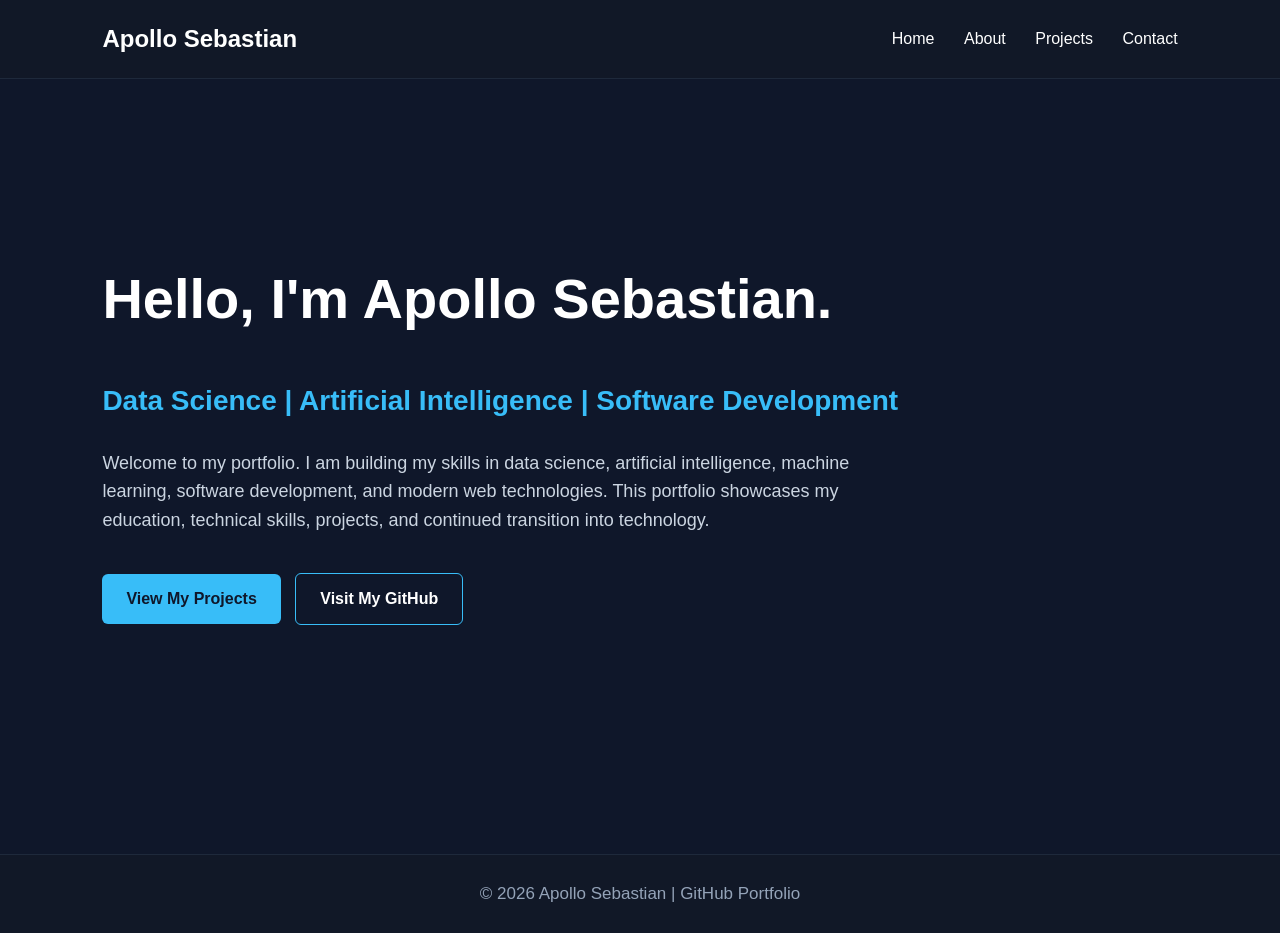
<file: index.html>
<!DOCTYPE html>
<html lang="en">
<head>
  <meta charset="UTF-8">
  <meta name="viewport" content="width=device-width, initial-scale=1.0">
  <title>Apollo Sebastian | Portfolio</title>

  <link rel="stylesheet" href="styles.css">
  <script src="script.js" defer></script>
</head>

  <style>
    * {
      box-sizing: border-box;
      margin: 0;
      padding: 0;
    }

    body {
      font-family: Arial, Helvetica, sans-serif;
      background: #0f172a;
      color: #ffffff;
      line-height: 1.6;
    }

    header {
      background: #111827;
      padding: 20px 8%;
      display: flex;
      justify-content: space-between;
      align-items: center;
    }

    .logo {
      font-size: 24px;
      font-weight: bold;
    }

    nav a {
      color: white;
      text-decoration: none;
      margin-left: 25px;
    }

    nav a:hover {
      color: #38bdf8;
    }

    .hero {
      min-height: 80vh;
      display: flex;
      align-items: center;
      padding: 80px 8%;
    }

    .hero-content {
      max-width: 850px;
    }

    .hero h1 {
      font-size: 56px;
      margin-bottom: 15px;
    }

    .hero h2 {
      font-size: 28px;
      color: #38bdf8;
      margin-bottom: 25px;
    }

    .hero p {
      font-size: 18px;
      color: #cbd5e1;
      max-width: 750px;
      margin-bottom: 30px;
    }

    .button {
      display: inline-block;
      padding: 12px 24px;
      background: #38bdf8;
      color: #0f172a;
      text-decoration: none;
      border-radius: 6px;
      font-weight: bold;
      margin-right: 10px;
    }

    .button-secondary {
      background: transparent;
      color: white;
      border: 1px solid #38bdf8;
    }

    footer {
      text-align: center;
      padding: 25px;
      background: #111827;
      color: #94a3b8;
    }

    @media (max-width: 700px) {
      header {
        flex-direction: column;
      }

      nav {
        margin-top: 15px;
      }

      nav a {
        margin: 0 8px;
      }

      .hero h1 {
        font-size: 40px;
      }
    }
  </style>
</head>

<body>

  <header>
    <div class="logo">Apollo Sebastian</div>

    <nav>
      <a href="index.html">Home</a>
      <a href="about.html">About</a>
      <a href="projects.html">Projects</a>
      <a href="contact.html">Contact</a>
    </nav>
  </header>

  <main>
    <section class="hero">
      <div class="hero-content">

        <h1>Hello, I'm Apollo Sebastian.</h1>

        <h2>
          Data Science | Artificial Intelligence | Software Development
        </h2>

        <p>
          Welcome to my portfolio. I am building my skills in data science,
          artificial intelligence, machine learning, software development,
          and modern web technologies. This portfolio showcases my education,
          technical skills, projects, and continued transition into technology.
        </p>

        <a class="button" href="projects.html">
          View My Projects
        </a>

        <a
          class="button button-secondary"
          href="https://github.com/ASebastianAiX"
          target="_blank"
        >
          Visit My GitHub
        </a>

      </div>
    </section>
  </main>

  <footer>
    <p>&copy; 2026 Apollo Sebastian | GitHub Portfolio</p>
  </footer>

</body>
</html>
</file>
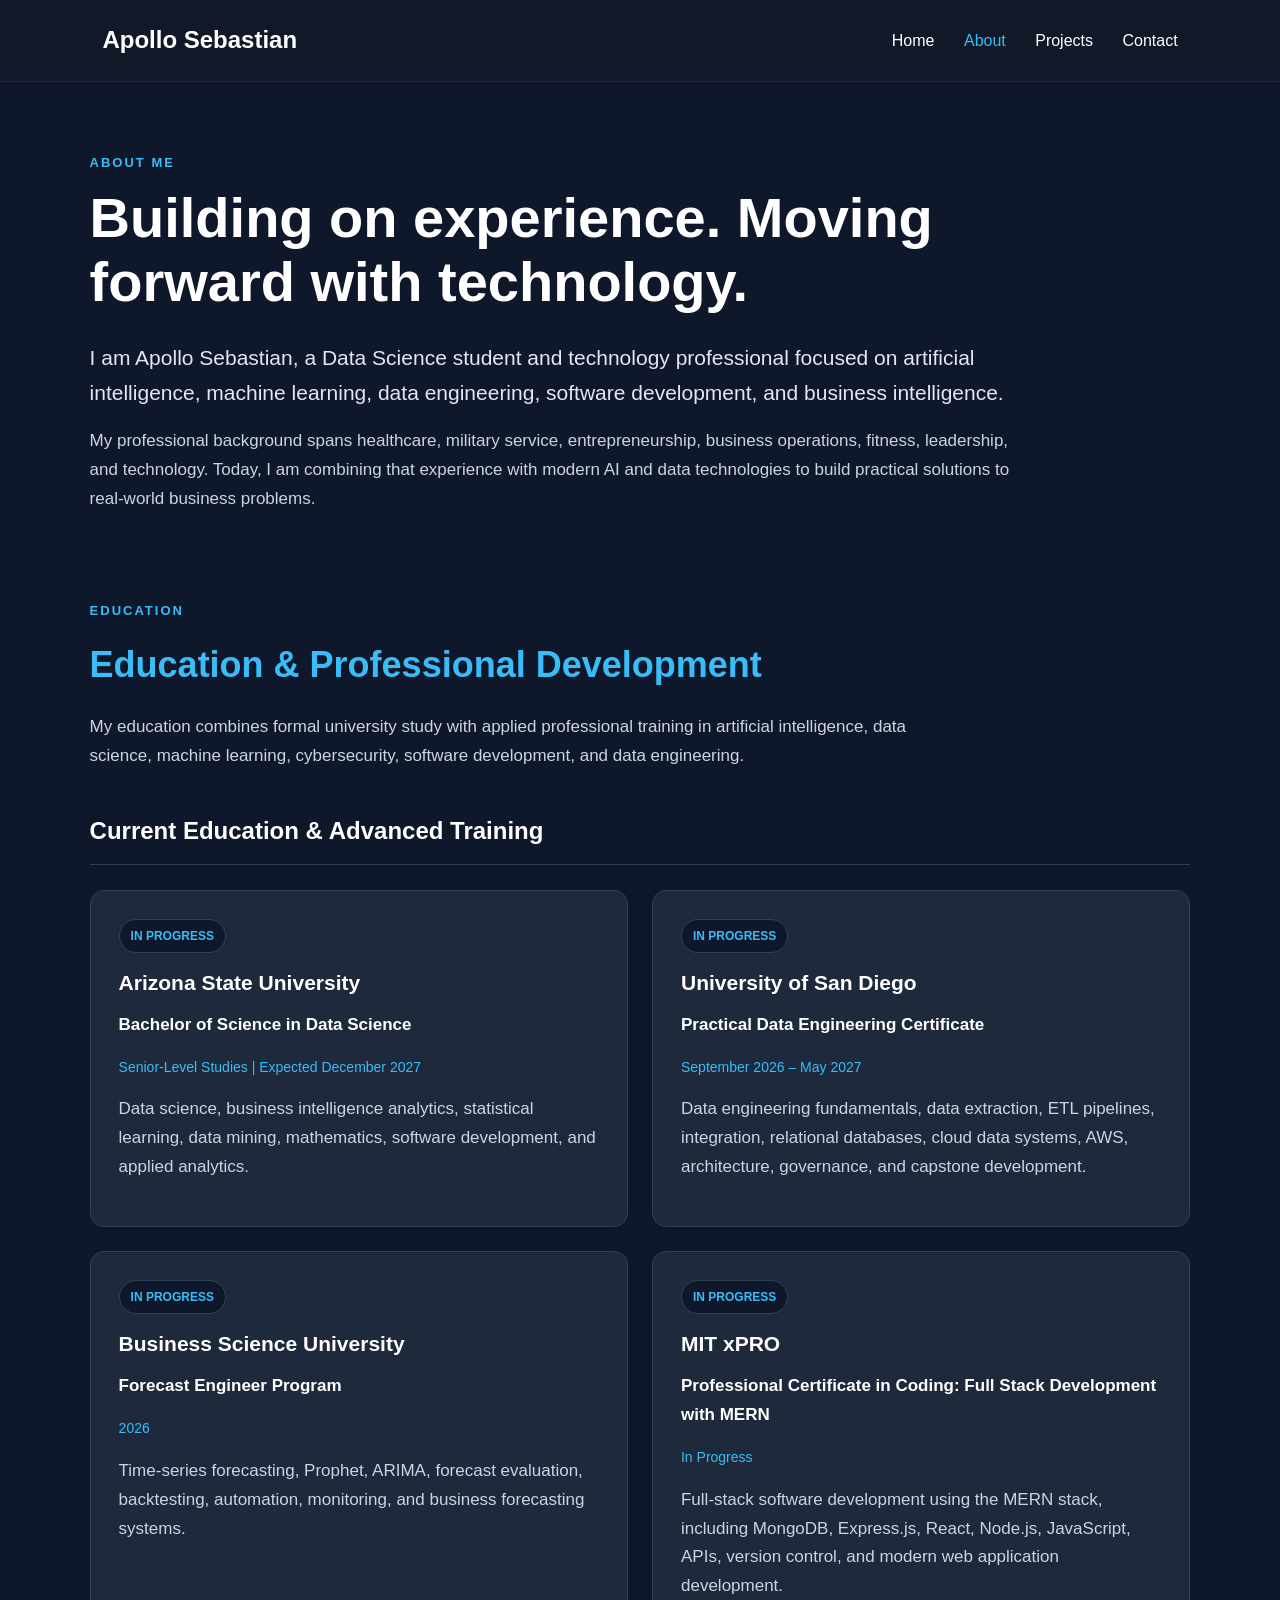
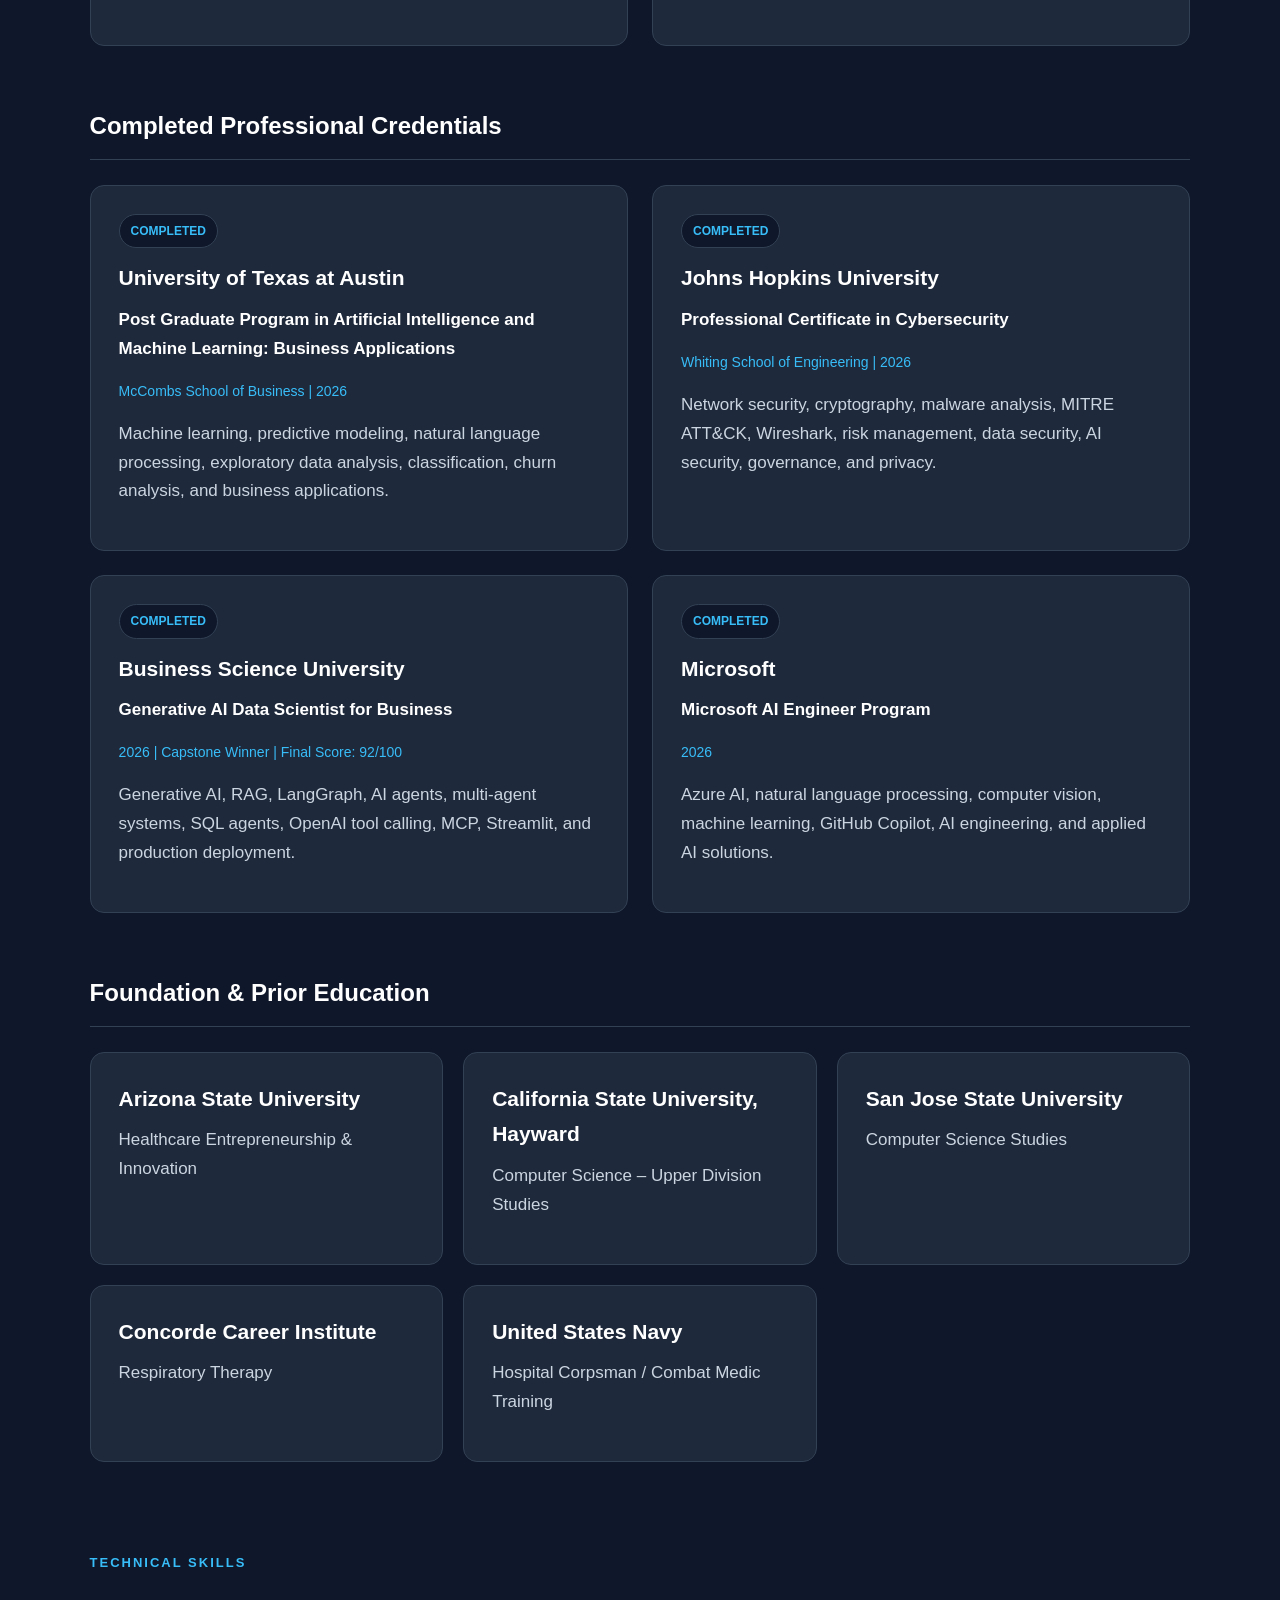
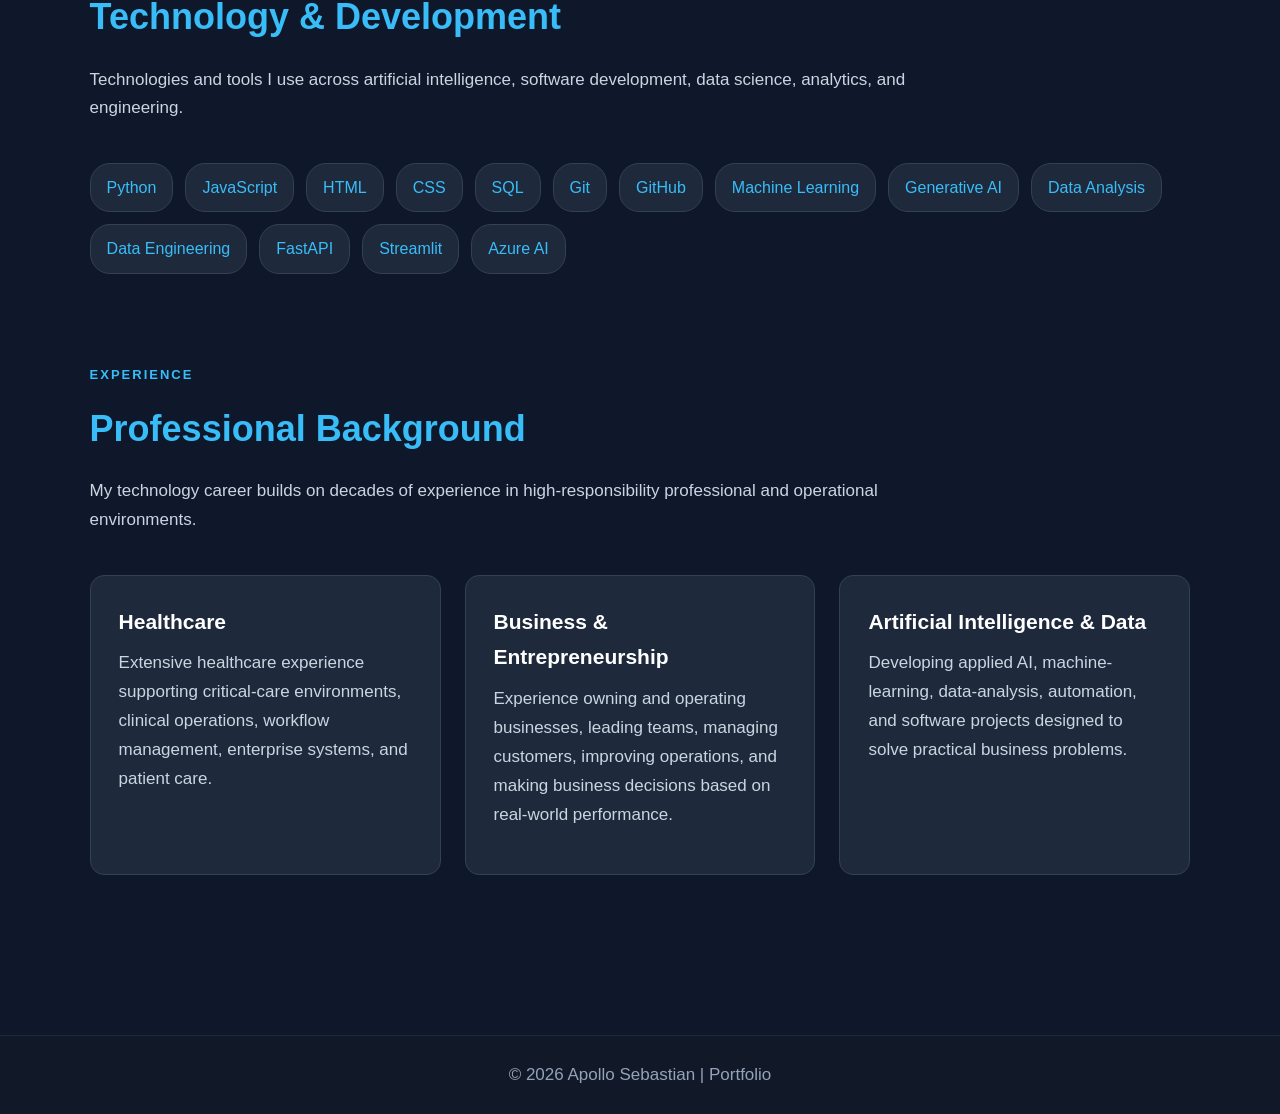
<file: about.html>
<!DOCTYPE html>
<html lang="en">
<head>
  <meta charset="UTF-8">
  <meta name="viewport" content="width=device-width, initial-scale=1.0">

  <title>About | Apollo Sebastian</title>

  <style>
    * {
      box-sizing: border-box;
      margin: 0;
      padding: 0;
    }

    html {
      scroll-behavior: smooth;
    }

    body {
      font-family: Arial, Helvetica, sans-serif;
      background-color: #0f172a;
      color: #ffffff;
      line-height: 1.7;
      min-height: 100vh;
    }

    header {
      background-color: #111827;
      padding: 20px 8%;
      display: flex;
      justify-content: space-between;
      align-items: center;
      border-bottom: 1px solid #1e293b;
    }

    .logo {
      font-size: 24px;
      font-weight: bold;
    }

    nav a {
      color: #ffffff;
      text-decoration: none;
      margin-left: 25px;
      font-weight: 500;
    }

    nav a:hover,
    nav a.active {
      color: #38bdf8;
    }

    .page-container {
      width: 86%;
      max-width: 1250px;
      margin: 0 auto;
      padding: 70px 0;
    }

    .about-hero {
      max-width: 950px;
      padding-bottom: 70px;
    }

    .section-label {
      color: #38bdf8;
      font-size: 13px;
      font-weight: bold;
      letter-spacing: 2px;
      margin-bottom: 12px;
    }

    h1 {
      font-size: 56px;
      line-height: 1.15;
      margin-bottom: 25px;
    }

    h2 {
      color: #38bdf8;
      font-size: 36px;
      margin-bottom: 18px;
    }

    h3 {
      font-size: 21px;
      margin-bottom: 10px;
    }

    p {
      color: #cbd5e1;
      font-size: 17px;
      margin-bottom: 16px;
    }

    .about-lead {
      font-size: 21px;
      color: #e2e8f0;
    }

    .section-heading {
      max-width: 850px;
      margin-bottom: 40px;
    }

    .about-section {
      margin-bottom: 90px;
    }

    .category-title {
      color: #ffffff;
      font-size: 24px;
      margin-bottom: 25px;
      padding-bottom: 12px;
      border-bottom: 1px solid #334155;
    }

    .education-category {
      margin-bottom: 60px;
    }

    .education-grid {
      display: grid;
      grid-template-columns: repeat(2, minmax(0, 1fr));
      gap: 24px;
    }

    .foundation-grid {
      display: grid;
      grid-template-columns: repeat(3, minmax(0, 1fr));
      gap: 20px;
    }

    .experience-grid {
      display: grid;
      grid-template-columns: repeat(3, minmax(0, 1fr));
      gap: 24px;
    }

    .info-card,
    .mini-card {
      background-color: #1e293b;
      border: 1px solid #334155;
      border-radius: 14px;
      padding: 28px;
    }

    .info-card {
      min-height: 245px;
    }

    .mini-card {
      min-height: 140px;
    }

    .info-card:hover,
    .mini-card:hover {
      border-color: #38bdf8;
    }

    .credential {
      color: #ffffff;
      font-weight: bold;
    }

    .card-meta {
      color: #38bdf8;
      font-size: 14px;
    }

    .card-status {
      display: inline-block;
      background-color: #0f172a;
      color: #38bdf8;
      border: 1px solid #334155;
      border-radius: 20px;
      padding: 6px 11px;
      font-size: 12px;
      font-weight: bold;
      margin-bottom: 12px;
    }

    .skills {
      display: flex;
      flex-wrap: wrap;
      gap: 12px;
    }

    .skills span {
      background-color: #1e293b;
      color: #38bdf8;
      border: 1px solid #334155;
      padding: 10px 16px;
      border-radius: 20px;
    }

    footer {
      background-color: #111827;
      text-align: center;
      padding: 25px;
      border-top: 1px solid #1e293b;
    }

    footer p {
      color: #94a3b8;
      margin: 0;
    }

    @media (max-width: 900px) {
      .education-grid,
      .experience-grid {
        grid-template-columns: 1fr;
      }

      .foundation-grid {
        grid-template-columns: repeat(2, 1fr);
      }
    }

    @media (max-width: 650px) {
      header {
        flex-direction: column;
        text-align: center;
      }

      nav {
        margin-top: 15px;
      }

      nav a {
        margin: 0 7px;
      }

      h1 {
        font-size: 38px;
      }

      h2 {
        font-size: 30px;
      }

      .page-container {
        width: 90%;
        padding: 45px 0;
      }

      .foundation-grid {
        grid-template-columns: 1fr;
      }

      .info-card {
        min-height: auto;
      }
    }
  </style>
</head>

<body>

<header>
  <div class="logo">Apollo Sebastian</div>

  <nav>
    <a href="index.html">Home</a>
    <a href="about.html" class="active">About</a>
    <a href="projects.html">Projects</a>
    <a href="contact.html">Contact</a>
  </nav>
</header>

<main class="page-container">

  <section class="about-hero">
    <p class="section-label">ABOUT ME</p>

    <h1>
      Building on experience. Moving forward with technology.
    </h1>

    <p class="about-lead">
      I am Apollo Sebastian, a Data Science student and technology
      professional focused on artificial intelligence, machine learning,
      data engineering, software development, and business intelligence.
    </p>

    <p>
      My professional background spans healthcare, military service,
      entrepreneurship, business operations, fitness, leadership, and
      technology. Today, I am combining that experience with modern
      AI and data technologies to build practical solutions to real-world
      business problems.
    </p>
  </section>


  <section class="about-section">

    <div class="section-heading">
      <p class="section-label">EDUCATION</p>

      <h2>Education & Professional Development</h2>

      <p>
        My education combines formal university study with applied
        professional training in artificial intelligence, data science,
        machine learning, cybersecurity, software development, and
        data engineering.
      </p>
    </div>


    <div class="education-category">

      <h3 class="category-title">
        Current Education & Advanced Training
      </h3>

      <div class="education-grid">

        <article class="info-card">
          <span class="card-status">IN PROGRESS</span>

          <h3>Arizona State University</h3>

          <p class="credential">
            Bachelor of Science in Data Science
          </p>

          <p class="card-meta">
            Senior-Level Studies | Expected December 2027
          </p>

          <p>
            Data science, business intelligence analytics,
            statistical learning, data mining, mathematics,
            software development, and applied analytics.
          </p>
        </article>


        <article class="info-card">
          <span class="card-status">IN PROGRESS</span>

          <h3>University of San Diego</h3>

          <p class="credential">
            Practical Data Engineering Certificate
          </p>

          <p class="card-meta">
            September 2026 – May 2027
          </p>

          <p>
            Data engineering fundamentals, data extraction,
            ETL pipelines, integration, relational databases,
            cloud data systems, AWS, architecture, governance,
            and capstone development.
          </p>
        </article>


        <article class="info-card">
          <span class="card-status">IN PROGRESS</span>

          <h3>Business Science University</h3>

          <p class="credential">
            Forecast Engineer Program
          </p>

          <p class="card-meta">
            2026
          </p>

          <p>
            Time-series forecasting, Prophet, ARIMA,
            forecast evaluation, backtesting, automation,
            monitoring, and business forecasting systems.
          </p>
        </article>

        <article class="info-card">
  <span class="card-status">IN PROGRESS</span>

  <h3>MIT xPRO</h3>

  <p class="credential">
    Professional Certificate in Coding: Full Stack Development with MERN
  </p>

  <p class="card-meta">
    In Progress
  </p>

  <p>
    Full-stack software development using the MERN stack, including
    MongoDB, Express.js, React, Node.js, JavaScript, APIs, version control,
    and modern web application development.
  </p>
</article>

      </div>
    </div>


    <div class="education-category">

      <h3 class="category-title">
        Completed Professional Credentials
      </h3>

      <div class="education-grid">

        <article class="info-card">
          <span class="card-status">COMPLETED</span>

          <h3>University of Texas at Austin</h3>

          <p class="credential">
            Post Graduate Program in Artificial Intelligence
            and Machine Learning: Business Applications
          </p>

          <p class="card-meta">
            McCombs School of Business | 2026
          </p>

          <p>
            Machine learning, predictive modeling,
            natural language processing, exploratory data analysis,
            classification, churn analysis, and business applications.
          </p>
        </article>


        <article class="info-card">
          <span class="card-status">COMPLETED</span>

          <h3>Johns Hopkins University</h3>

          <p class="credential">
            Professional Certificate in Cybersecurity
          </p>

          <p class="card-meta">
            Whiting School of Engineering | 2026
          </p>

          <p>
            Network security, cryptography, malware analysis,
            MITRE ATT&CK, Wireshark, risk management,
            data security, AI security, governance, and privacy.
          </p>
        </article>


        <article class="info-card">
          <span class="card-status">COMPLETED</span>

          <h3>Business Science University</h3>

          <p class="credential">
            Generative AI Data Scientist for Business
          </p>

          <p class="card-meta">
            2026 | Capstone Winner | Final Score: 92/100
          </p>

          <p>
            Generative AI, RAG, LangGraph, AI agents,
            multi-agent systems, SQL agents, OpenAI tool calling,
            MCP, Streamlit, and production deployment.
          </p>
        </article>


        <article class="info-card">
          <span class="card-status">COMPLETED</span>

          <h3>Microsoft</h3>

          <p class="credential">
            Microsoft AI Engineer Program
          </p>

          <p class="card-meta">
            2026
          </p>

          <p>
            Azure AI, natural language processing,
            computer vision, machine learning,
            GitHub Copilot, AI engineering,
            and applied AI solutions.
          </p>
        </article>

      </div>
    </div>


    <div class="education-category">

      <h3 class="category-title">
        Foundation & Prior Education
      </h3>

      <div class="foundation-grid">

        <article class="mini-card">
          <h3>Arizona State University</h3>
          <p>Healthcare Entrepreneurship & Innovation</p>
        </article>

        <article class="mini-card">
          <h3>California State University, Hayward</h3>
          <p>Computer Science – Upper Division Studies</p>
        </article>

        <article class="mini-card">
          <h3>San Jose State University</h3>
          <p>Computer Science Studies</p>
        </article>

        <article class="mini-card">
          <h3>Concorde Career Institute</h3>
          <p>Respiratory Therapy</p>
        </article>

        <article class="mini-card">
          <h3>United States Navy</h3>
          <p>Hospital Corpsman / Combat Medic Training</p>
        </article>

      </div>
    </div>

  </section>


  <section class="about-section">

    <div class="section-heading">
      <p class="section-label">TECHNICAL SKILLS</p>

      <h2>Technology & Development</h2>

      <p>
        Technologies and tools I use across artificial intelligence,
        software development, data science, analytics, and engineering.
      </p>
    </div>

    <div class="skills">
      <span>Python</span>
      <span>JavaScript</span>
      <span>HTML</span>
      <span>CSS</span>
      <span>SQL</span>
      <span>Git</span>
      <span>GitHub</span>
      <span>Machine Learning</span>
      <span>Generative AI</span>
      <span>Data Analysis</span>
      <span>Data Engineering</span>
      <span>FastAPI</span>
      <span>Streamlit</span>
      <span>Azure AI</span>
    </div>

  </section>


  <section class="about-section">

    <div class="section-heading">
      <p class="section-label">EXPERIENCE</p>

      <h2>Professional Background</h2>

      <p>
        My technology career builds on decades of experience in
        high-responsibility professional and operational environments.
      </p>
    </div>

    <div class="experience-grid">

      <article class="info-card">
        <h3>Healthcare</h3>

        <p>
          Extensive healthcare experience supporting critical-care
          environments, clinical operations, workflow management,
          enterprise systems, and patient care.
        </p>
      </article>


      <article class="info-card">
        <h3>Business & Entrepreneurship</h3>

        <p>
          Experience owning and operating businesses, leading teams,
          managing customers, improving operations, and making
          business decisions based on real-world performance.
        </p>
      </article>


      <article class="info-card">
        <h3>Artificial Intelligence & Data</h3>

        <p>
          Developing applied AI, machine-learning, data-analysis,
          automation, and software projects designed to solve
          practical business problems.
        </p>
      </article>

    </div>

  </section>

</main>

<footer>
  <p>
    &copy; 2026 Apollo Sebastian | Portfolio
  </p>
</footer>

</body>
</html>
</file>
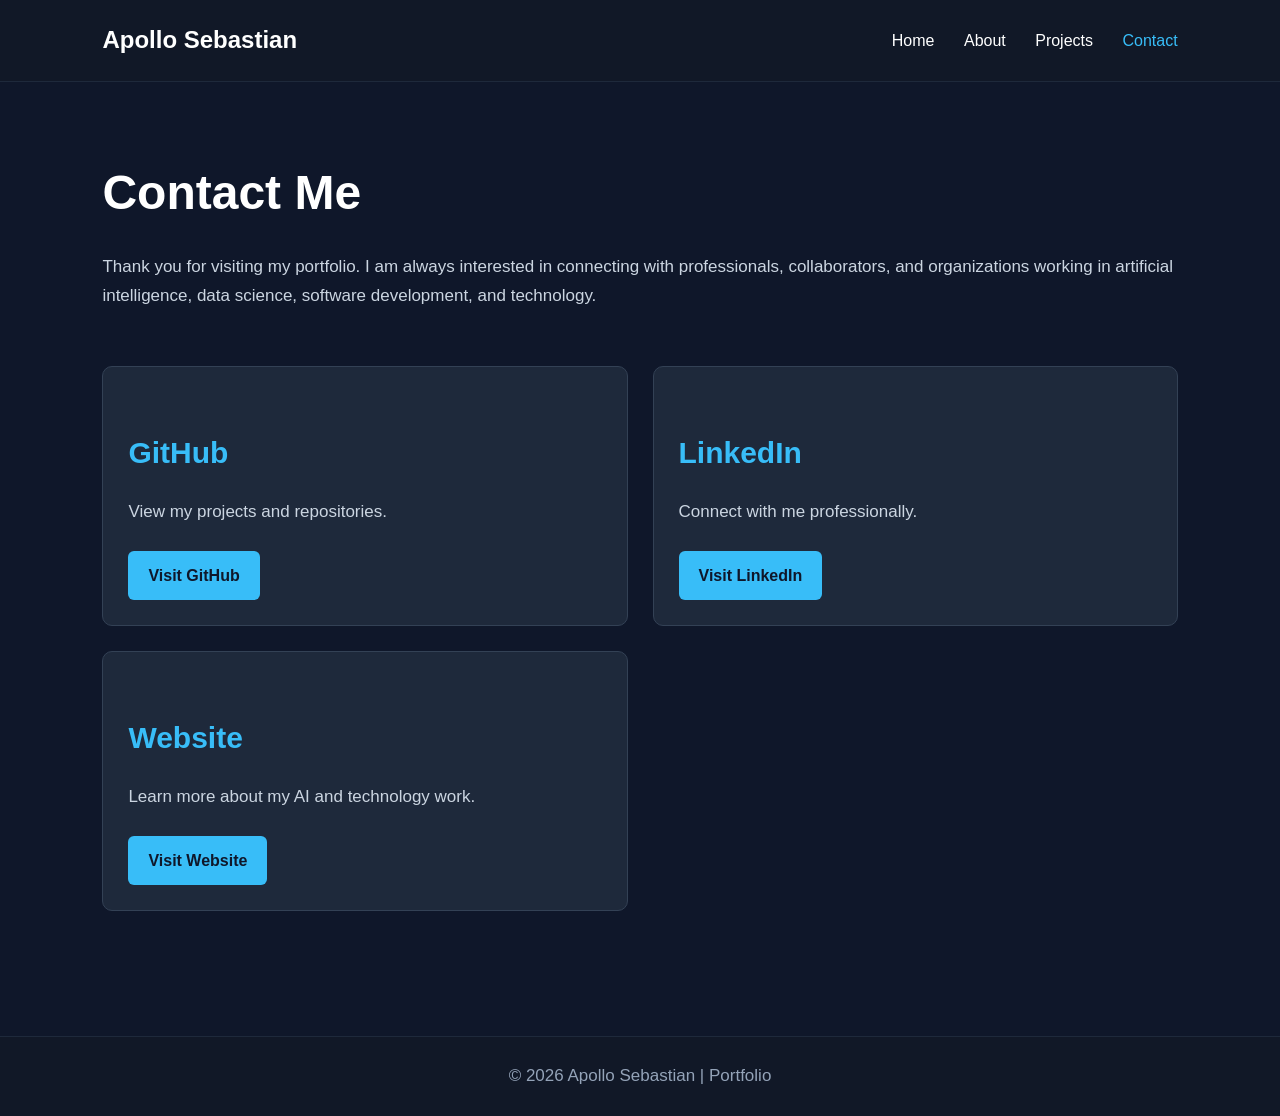
<file: contact.html>
<!DOCTYPE html>
<html lang="en">
<head>
  <meta charset="UTF-8">
  <meta name="viewport" content="width=device-width, initial-scale=1.0">
  <title>Contact | Apollo Sebastian</title>

  <link rel="stylesheet" href="styles.css">
  <script src="script.js" defer></script>
</head>

<body>

<header>
  <div class="logo">Apollo Sebastian</div>

  <nav>
    <a href="index.html">Home</a>
    <a href="about.html">About</a>
    <a href="projects.html">Projects</a>
    <a href="contact.html" class="active">Contact</a>
  </nav>
</header>

<main class="page-container">

  <section>
    <h1>Contact Me</h1>

    <p>
      Thank you for visiting my portfolio. I am always interested in
      connecting with professionals, collaborators, and organizations
      working in artificial intelligence, data science, software
      development, and technology.
    </p>
  </section>

  <section class="contact-grid">

    <div class="card">
      <h2>GitHub</h2>
      <p>View my projects and repositories.</p>

      <a
        class="button"
        href="https://github.com/ASebastianAiX"
        target="_blank"
      >
        Visit GitHub
      </a>
    </div>

    <div class="card">
      <h2>LinkedIn</h2>
      <p>Connect with me professionally.</p>

      <a
        class="button"
        href="https://www.linkedin.com/in/apollosebastian"
        target="_blank"
      >
        Visit LinkedIn
      </a>
    </div>

    <div class="card">
      <h2>Website</h2>
      <p>Learn more about my AI and technology work.</p>

      <a
        class="button"
        href="https://apolloaix.com"
        target="_blank"
      >
        Visit Website
      </a>
    </div>

  </section>

</main>

<footer>
  <p>&copy; <span id="year"></span> Apollo Sebastian | Portfolio</p>
</footer>

</body>
</html>
</file>
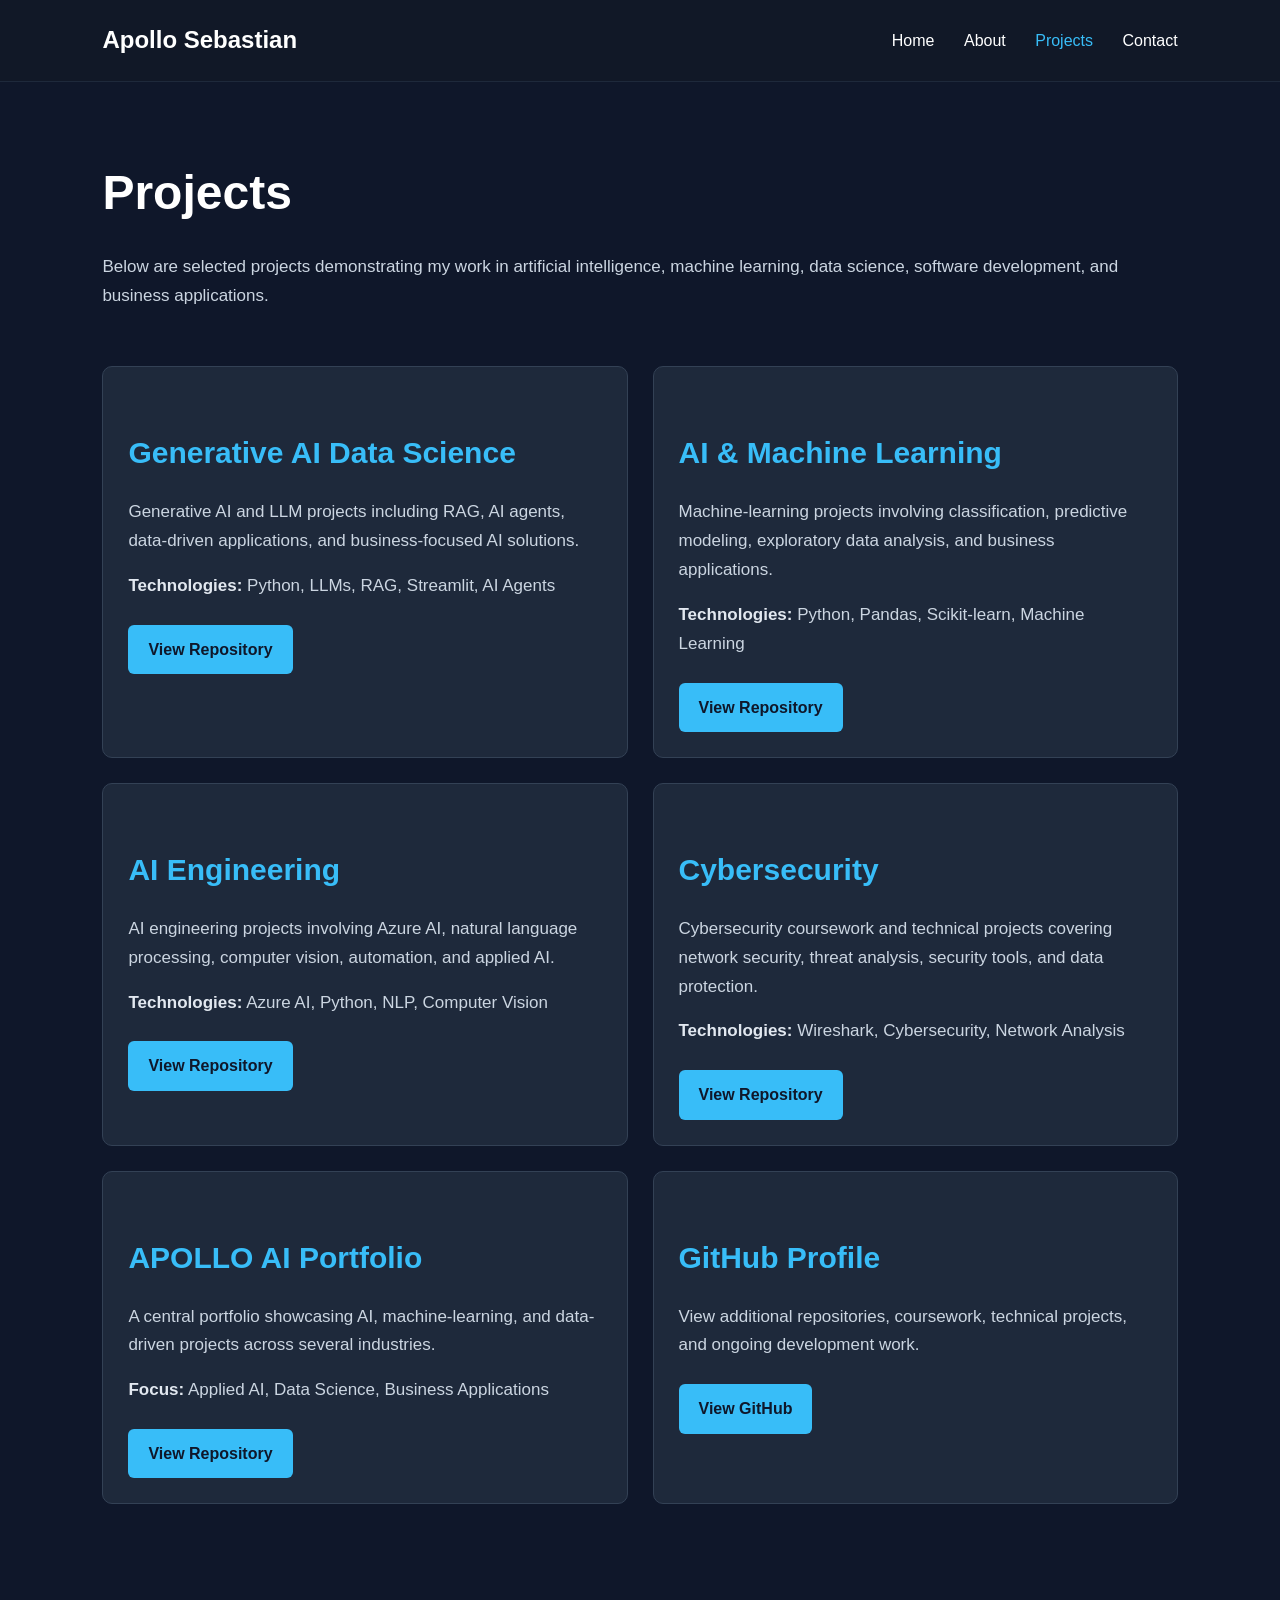
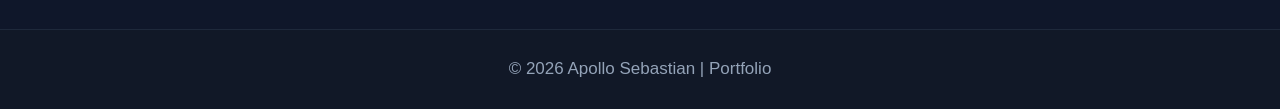
<file: projects.html>
<!DOCTYPE html>
<html lang="en">
<head>
  <meta charset="UTF-8">
  <meta name="viewport" content="width=device-width, initial-scale=1.0">
  <title>Projects | Apollo Sebastian</title>

  <link rel="stylesheet" href="styles.css">
  <script src="script.js" defer></script>
</head>

<body>

<header>
  <div class="logo">Apollo Sebastian</div>

  <nav>
    <a href="index.html">Home</a>
    <a href="about.html">About</a>
    <a href="projects.html" class="active">Projects</a>
    <a href="contact.html">Contact</a>
  </nav>
</header>

<main class="page-container">

  <section>
    <h1>Projects</h1>

    <p>
      Below are selected projects demonstrating my work in artificial
      intelligence, machine learning, data science, software development,
      and business applications.
    </p>
  </section>

  <section class="project-grid">

    <article class="card">
      <h2>Generative AI Data Science</h2>

      <p>
        Generative AI and LLM projects including RAG, AI agents,
        data-driven applications, and business-focused AI solutions.
      </p>

      <p>
        <strong>Technologies:</strong>
        Python, LLMs, RAG, Streamlit, AI Agents
      </p>

      <a
        class="button"
        href="https://github.com/ASebastianAiX/GENERATIVE-AI-DATA-SCIENCE"
        target="_blank"
      >
        View Repository
      </a>
    </article>

    <article class="card">
      <h2>AI & Machine Learning</h2>

      <p>
        Machine-learning projects involving classification, predictive
        modeling, exploratory data analysis, and business applications.
      </p>

      <p>
        <strong>Technologies:</strong>
        Python, Pandas, Scikit-learn, Machine Learning
      </p>

      <a
        class="button"
        href="https://github.com/ASebastianAiX/Ai-MACHINE-LEARNING"
        target="_blank"
      >
        View Repository
      </a>
    </article>

    <article class="card">
      <h2>AI Engineering</h2>

      <p>
        AI engineering projects involving Azure AI, natural language
        processing, computer vision, automation, and applied AI.
      </p>

      <p>
        <strong>Technologies:</strong>
        Azure AI, Python, NLP, Computer Vision
      </p>

      <a
        class="button"
        href="https://github.com/ASebastianAiX/AI-ENGINEERING-"
        target="_blank"
      >
        View Repository
      </a>
    </article>

    <article class="card">
      <h2>Cybersecurity</h2>

      <p>
        Cybersecurity coursework and technical projects covering network
        security, threat analysis, security tools, and data protection.
      </p>

      <p>
        <strong>Technologies:</strong>
        Wireshark, Cybersecurity, Network Analysis
      </p>

      <a
        class="button"
        href="https://github.com/ASebastianAiX/CYBERSECURITY"
        target="_blank"
      >
        View Repository
      </a>
    </article>

    <article class="card">
      <h2>APOLLO AI Portfolio</h2>

      <p>
        A central portfolio showcasing AI, machine-learning, and
        data-driven projects across several industries.
      </p>

      <p>
        <strong>Focus:</strong>
        Applied AI, Data Science, Business Applications
      </p>

      <a
        class="button"
        href="https://github.com/ASebastianAiX/APOLLO-Ai-PORTFOLIO"
        target="_blank"
      >
        View Repository
      </a>
    </article>

    <article class="card">
      <h2>GitHub Profile</h2>

      <p>
        View additional repositories, coursework, technical projects,
        and ongoing development work.
      </p>

      <a
        class="button"
        href="https://github.com/ASebastianAiX"
        target="_blank"
      >
        View GitHub
      </a>
    </article>

  </section>

</main>

<footer>
  <p>&copy; <span id="year"></span> Apollo Sebastian | Portfolio</p>
</footer>

</body>
</html>
</file>
<file: styles.css>
* {
  box-sizing: border-box;
  margin: 0;
  padding: 0;
}

html {
  scroll-behavior: smooth;
}

body {
  font-family: Arial, Helvetica, sans-serif;
  background-color: #0f172a;
  color: #ffffff;
  line-height: 1.7;
  min-height: 100vh;
}

/* HEADER */

header {
  background-color: #111827;
  padding: 20px 8%;
  display: flex;
  justify-content: space-between;
  align-items: center;
  border-bottom: 1px solid #1e293b;
}

.logo {
  font-size: 24px;
  font-weight: bold;
  color: #ffffff;
}

nav a {
  color: #ffffff;
  text-decoration: none;
  margin-left: 25px;
  font-weight: 500;
  transition: color 0.3s ease;
}

nav a:hover,
nav a.active {
  color: #38bdf8;
}

/* MAIN PAGE */

.page-container {
  width: 84%;
  max-width: 1200px;
  margin: 0 auto;
  padding: 70px 0;
  min-height: 80vh;
}

section {
  margin-bottom: 55px;
}

h1 {
  font-size: 48px;
  color: #ffffff;
  margin-bottom: 20px;
}

h2 {
  font-size: 30px;
  color: #38bdf8;
  margin-top: 35px;
  margin-bottom: 20px;
}

h3 {
  font-size: 21px;
  color: #ffffff;
  margin-bottom: 10px;
}

p {
  color: #cbd5e1;
  font-size: 17px;
  margin-bottom: 16px;
}

/* EDUCATION / EXPERIENCE CARDS */

.card {
  background-color: #1e293b;
  border: 1px solid #334155;
  padding: 25px;
  border-radius: 10px;
  margin-bottom: 20px;
  transition: transform 0.2s ease, border-color 0.2s ease;
}

.card:hover {
  transform: translateY(-3px);
  border-color: #38bdf8;
}

.card h3 {
  color: #ffffff;
}

.card p {
  color: #cbd5e1;
}

.card strong {
  color: #e2e8f0;
}

/* SKILLS */

.skills {
  display: flex;
  flex-wrap: wrap;
  gap: 12px;
}

.skills span {
  background-color: #1e293b;
  color: #38bdf8;
  border: 1px solid #334155;
  padding: 10px 16px;
  border-radius: 20px;
}

/* PROJECT AND CONTACT GRIDS */

.project-grid,
.contact-grid {
  display: grid;
  grid-template-columns: repeat(2, 1fr);
  gap: 25px;
}

.project-grid .card,
.contact-grid .card {
  margin-bottom: 0;
}

/* BUTTONS */

.button {
  display: inline-block;
  padding: 11px 20px;
  background-color: #38bdf8;
  color: #0f172a;
  text-decoration: none;
  border-radius: 6px;
  font-weight: bold;
  margin-top: 8px;
  transition: opacity 0.3s ease;
}

.button:hover {
  opacity: 0.85;
}

/* LINKS */

main a:not(.button) {
  color: #38bdf8;
}

main a:not(.button):hover {
  color: #7dd3fc;
}

/* FOOTER */

footer {
  background-color: #111827;
  text-align: center;
  padding: 25px;
  border-top: 1px solid #1e293b;
}

footer p {
  color: #94a3b8;
  margin: 0;
}

/* MOBILE */

@media (max-width: 768px) {
  header {
    flex-direction: column;
    text-align: center;
  }

  nav {
    margin-top: 15px;
  }

  nav a {
    margin: 0 8px;
  }

  .page-container {
    width: 90%;
    padding: 45px 0;
  }

  h1 {
    font-size: 38px;
  }

  h2 {
    font-size: 26px;
  }

  .project-grid,
  .contact-grid {
    grid-template-columns: 1fr;
  }
}
/* =========================================
   ABOUT PAGE
========================================= */

.about-page {
  max-width: 1250px;
}

.about-hero {
  padding: 55px 0 75px;
  margin-bottom: 30px;
}

.about-hero-content {
  max-width: 900px;
}

.about-hero h1 {
  font-size: clamp(42px, 5vw, 64px);
  line-height: 1.1;
  max-width: 950px;
  margin-bottom: 28px;
}

.about-lead {
  font-size: 21px;
  line-height: 1.8;
  color: #e2e8f0;
  max-width: 900px;
}

.section-label {
  color: #38bdf8;
  font-size: 13px;
  font-weight: 700;
  letter-spacing: 2px;
  margin-bottom: 12px;
}

.about-section {
  margin-bottom: 100px;
}

.section-heading {
  max-width: 820px;
  margin-bottom: 45px;
}

.section-heading h2 {
  font-size: 38px;
  margin: 0 0 18px;
}

.section-heading p {
  line-height: 1.8;
}

.education-category {
  margin-bottom: 65px;
}

.category-title {
  font-size: 24px;
  color: #ffffff;
  padding-bottom: 14px;
  margin-bottom: 28px;
  border-bottom: 1px solid #334155;
}

.education-grid {
  display: grid;
  grid-template-columns: repeat(2, minmax(0, 1fr));
  gap: 26px;
}

.info-card {
  position: relative;
  background: #1e293b;
  border: 1px solid #334155;
  border-radius: 14px;
  padding: 32px;
  min-height: 250px;
}

.info-card h3 {
  font-size: 22px;
  margin: 18px 0 8px;
}

.info-card p {
  line-height: 1.75;
}

.credential {
  color: #ffffff !important;
  font-size: 17px;
  font-weight: 600;
}

.card-meta {
  color: #38bdf8 !important;
  font-size: 14px !important;
  margin-bottom: 18px;
}

.card-status {
  display: inline-block;
  padding: 6px 11px;
  border-radius: 20px;
  background: #0f172a;
  color: #38bdf8;
  border: 1px solid #334155;
  font-size: 12px;
  font-weight: 700;
  letter-spacing: 0.5px;
}

.card-status.completed {
  color: #7dd3fc;
}

.foundation-grid {
  display: grid;
  grid-template-columns: repeat(3, minmax(0, 1fr));
  gap: 20px;
}

.mini-card {
  background: #172033;
  border: 1px solid #334155;
  border-radius: 12px;
  padding: 25px;
}

.mini-card h3 {
  font-size: 18px;
  margin-bottom: 8px;
}

.mini-card p {
  margin: 0;
  font-size: 15px;
}

.skill-layout {
  max-width: 950px;
  gap: 14px;
}

.skill-layout span {
  padding: 11px 18px;
}

.experience-grid {
  display: grid;
  grid-template-columns: repeat(3, minmax(0, 1fr));
  gap: 25px;
}

.experience-grid .info-card {
  min-height: 230px;
}


/* TABLET */

@media (max-width: 900px) {

  .education-grid {
    grid-template-columns: 1fr;
  }

  .foundation-grid {
    grid-template-columns: repeat(2, 1fr);
  }

  .experience-grid {
    grid-template-columns: 1fr;
  }

}


/* MOBILE */

@media (max-width: 600px) {

  .about-hero {
    padding: 35px 0 50px;
  }

  .about-hero h1 {
    font-size: 38px;
  }

  .about-lead {
    font-size: 18px;
  }

  .about-section {
    margin-bottom: 70px;
  }

  .section-heading {
    margin-bottom: 30px;
  }

  .section-heading h2 {
    font-size: 30px;
  }

  .education-category {
    margin-bottom: 45px;
  }

  .foundation-grid {
    grid-template-columns: 1fr;
  }

  .info-card {
    padding: 24px;
    min-height: auto;
  }

}
</file>
